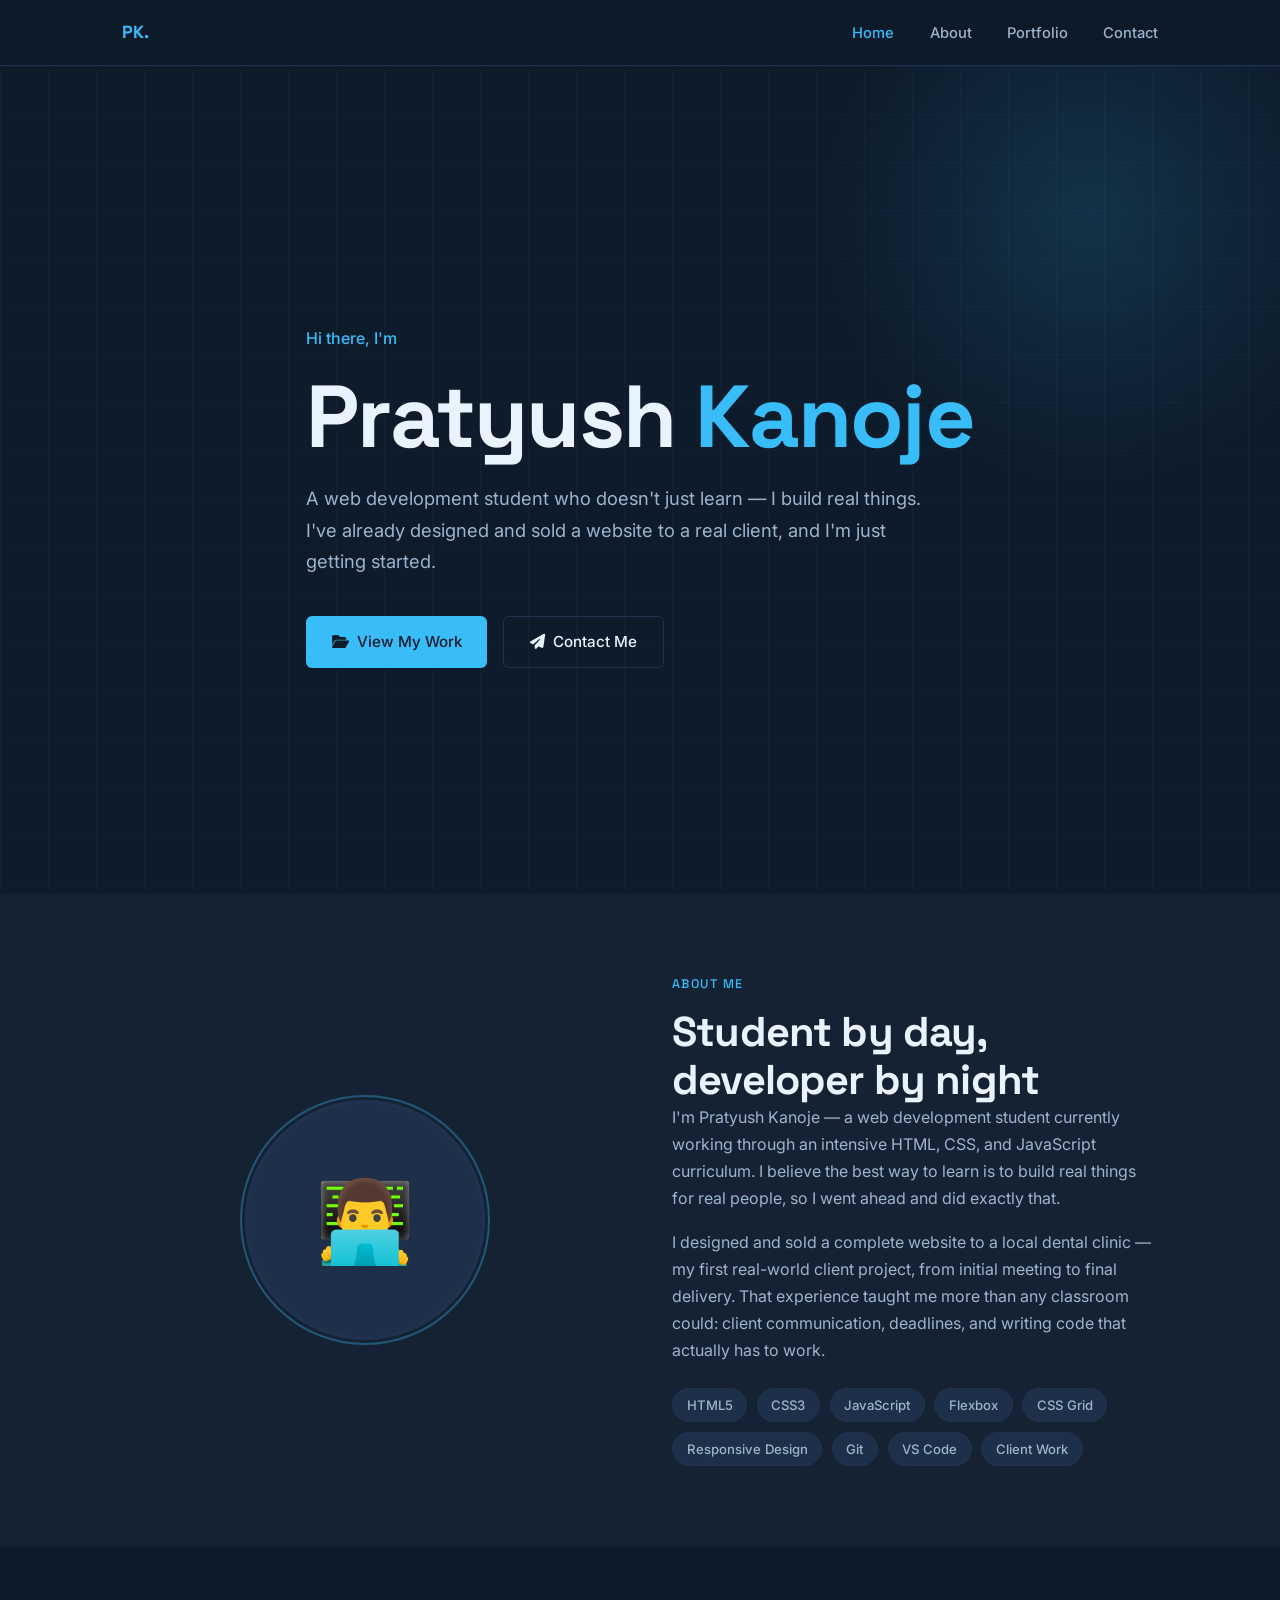
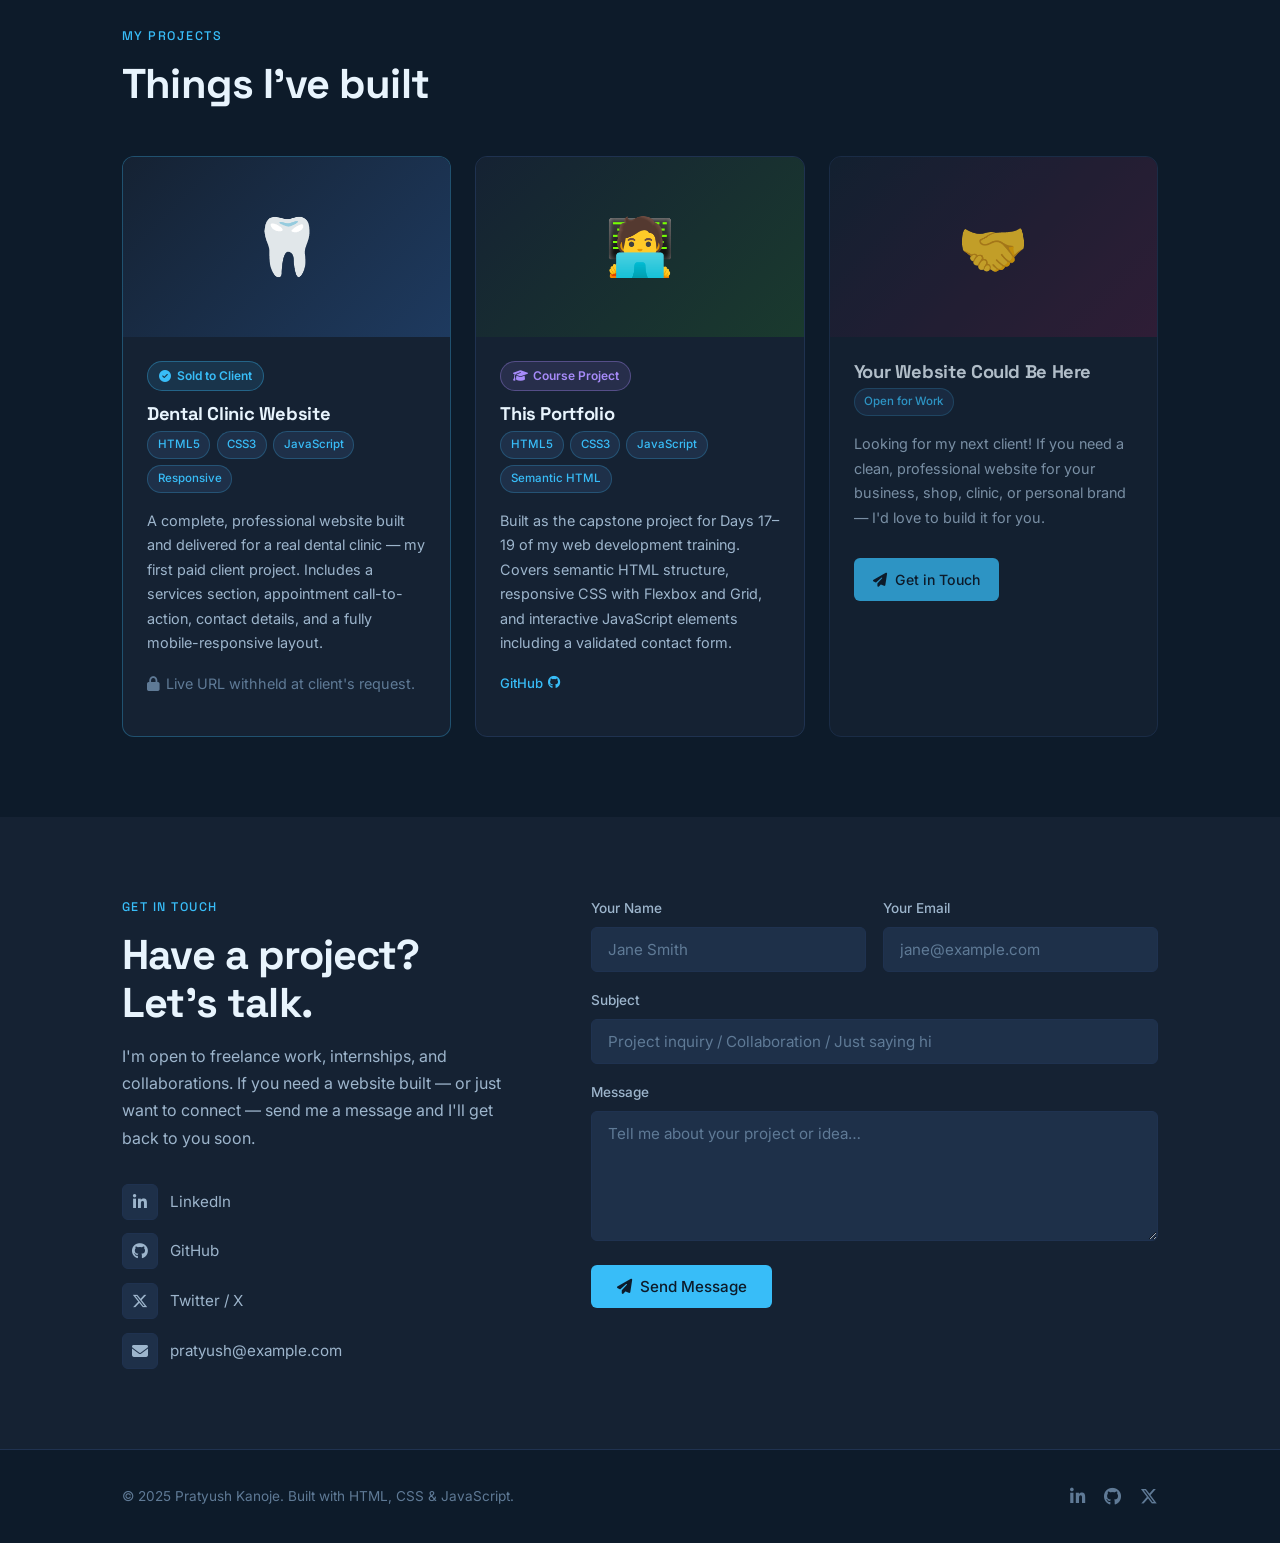
<file: project.html>
<!DOCTYPE html>
<html lang="en">
<head>
  <meta charset="UTF-8">
  <meta name="viewport" content="width=device-width, initial-scale=1.0, viewport-fit=cover">
  <title>Pratyush Kanoje — Web Developer</title>

  <!-- Google Fonts: Space Grotesk + Inter -->
  <link rel="preconnect" href="https://fonts.googleapis.com">
  <link rel="preconnect" href="https://fonts.gstatic.com" crossorigin>
  <link href="https://fonts.googleapis.com/css2?family=Space+Grotesk:wght@400;500;700&family=Inter:wght@400;500&display=swap" rel="stylesheet">

  <!-- FontAwesome Icons (Day 19) -->
  <link rel="stylesheet" href="https://cdnjs.cloudflare.com/ajax/libs/font-awesome/6.5.0/css/all.min.css">

  <style>
    /* ─── DESIGN TOKENS ─────────────────────────────────────────── */
    :root {
      --navy-900:  #0D1B2A;
      --navy-800:  #152233;
      --navy-700:  #1E3049;
      --navy-600:  #253A5B;
      --teal:      #38BDF8;
      --teal-dim:  #1D8AB5;
      --text-hi:   #E8F4FD;
      --text-mid:  #9DB5CC;
      --text-lo:   #5F7A96;
      --border:    #1F3250;
      --white:     #FFFFFF;
      --radius-sm: 6px;
      --radius-md: 12px;
      --ff-head:   'Space Grotesk', sans-serif;
      --ff-body:   'Inter', sans-serif;
    }

    /* ─── RESET & BASE ──────────────────────────────────────────── */
    *, *::before, *::after { box-sizing: border-box; margin: 0; padding: 0; }
    html { scroll-behavior: smooth; }
    body {
      font-family: var(--ff-body);
      background-color: var(--navy-900);
      color: var(--text-hi);
      line-height: 1.7;
    }
    img { max-width: 100%; display: block; }
    a { color: inherit; text-decoration: none; }

    /* Reduced motion */
    @media (prefers-reduced-motion: reduce) {
      *, *::before, *::after { animation: none !important; transition: none !important; }
    }

    /* ─── TYPOGRAPHY ────────────────────────────────────────────── */
    h1, h2, h3 { font-family: var(--ff-head); font-weight: 700; line-height: 1.15; letter-spacing: -0.02em; }
    h1 { font-size: clamp(2.8rem, 7vw, 5.5rem); }
    h2 { font-size: clamp(1.8rem, 4vw, 2.6rem); color: var(--text-hi); }
    h3 { font-size: 1.15rem; }
    p  { color: var(--text-mid); font-size: 1rem; max-width: 62ch; }

    /* ─── LAYOUT HELPERS ────────────────────────────────────────── */
    .container { max-width: 1100px; margin: 0 auto; padding: 0 2rem; }
    section { padding: 5rem 0; }
    .section-label {
      font-family: var(--ff-head);
      font-size: 0.78rem;
      font-weight: 500;
      color: var(--teal);
      letter-spacing: 0.12em;
      text-transform: uppercase;
      margin-bottom: 0.8rem;
      display: block;
    }

    /* ─── SKIP LINK (accessibility) ─────────────────────────────── */
    .skip-link {
      position: absolute;
      top: -60px;
      left: 1rem;
      background: var(--teal);
      color: var(--navy-900);
      padding: 0.5rem 1rem;
      border-radius: var(--radius-sm);
      font-weight: 700;
      transition: top 0.2s;
      z-index: 9999;
    }
    .skip-link:focus { top: 1rem; }

    /* ─── HEADER / NAV (Day 17 + 18) ────────────────────────────── */
    header {
      position: sticky;
      top: 0;
      z-index: 100;
      background: rgba(13, 27, 42, 0.88);
      backdrop-filter: blur(12px);
      -webkit-backdrop-filter: blur(12px);
      border-bottom: 1px solid var(--border);
    }
    .nav-inner {
      display: flex;
      align-items: center;
      justify-content: space-between;
      padding: 1.1rem 2rem;
      max-width: 1100px;
      margin: 0 auto;
    }
    .nav-logo {
      font-family: var(--ff-head);
      font-weight: 700;
      font-size: 1.1rem;
      color: var(--teal);
      letter-spacing: -0.01em;
    }
    nav ul {
      list-style: none;
      display: flex;
      gap: 2.2rem;
    }
    nav ul li a {
      font-family: var(--ff-body);
      font-size: 0.92rem;
      font-weight: 500;
      color: var(--text-mid);
      transition: color 0.2s;
    }
    nav ul li a:hover,
    nav ul li a:focus { color: var(--teal); }
    nav ul li a:focus-visible { outline: 2px solid var(--teal); outline-offset: 3px; border-radius: 3px; }

    /* Hamburger (mobile) */
    .nav-toggle {
      display: none;
      background: none;
      border: none;
      cursor: pointer;
      padding: 0.25rem;
      color: var(--text-hi);
      font-size: 1.4rem;
    }

    /* ─── HERO (Day 17 + 18 + 19 load animation) ────────────────── */
    #home {
      min-height: 92vh;
      display: flex;
      align-items: center;
      padding: 5rem 0 3rem;
      position: relative;
      overflow: hidden;
    }
    /* Subtle grid texture */
    #home::before {
      content: '';
      position: absolute;
      inset: 0;
      background-image:
        linear-gradient(var(--border) 1px, transparent 1px),
        linear-gradient(90deg, var(--border) 1px, transparent 1px);
      background-size: 48px 48px;
      opacity: 0.25;
      pointer-events: none;
    }
    /* Teal glow blob */
    #home::after {
      content: '';
      position: absolute;
      top: -120px; right: -80px;
      width: 540px; height: 540px;
      background: radial-gradient(circle, rgba(56,189,248,0.14) 0%, transparent 70%);
      pointer-events: none;
    }
    .hero-content { position: relative; z-index: 1; }
    .hero-greeting {
      font-size: 1rem;
      color: var(--teal);
      font-weight: 500;
      margin-bottom: 0.9rem;
    }
    .hero-title {
      color: var(--text-hi);
      margin-bottom: 1rem;
    }
    .hero-title span { color: var(--teal); }
    .hero-sub {
      font-size: 1.15rem;
      color: var(--text-mid);
      margin-bottom: 2.4rem;
      max-width: 52ch;
    }
    .hero-cta {
      display: flex;
      gap: 1rem;
      flex-wrap: wrap;
    }
    .btn {
      display: inline-flex;
      align-items: center;
      gap: 0.5rem;
      font-family: var(--ff-body);
      font-weight: 500;
      font-size: 0.95rem;
      padding: 0.75rem 1.6rem;
      border-radius: var(--radius-sm);
      cursor: pointer;
      transition: background 0.2s, color 0.2s, box-shadow 0.2s, transform 0.15s;
      border: none;
    }
    .btn:focus-visible { outline: 2px solid var(--teal); outline-offset: 3px; }
    .btn-primary {
      background: var(--teal);
      color: var(--navy-900);
    }
    .btn-primary:hover { background: #62ccf9; box-shadow: 0 4px 20px rgba(56,189,248,0.35); transform: translateY(-1px); }
    .btn-primary:active { background: var(--teal-dim); transform: translateY(0); }
    .btn-secondary {
      background: transparent;
      color: var(--text-hi);
      border: 1.5px solid var(--border);
    }
    .btn-secondary:hover { border-color: var(--teal); color: var(--teal); transform: translateY(-1px); }
    .btn-secondary:active { transform: translateY(0); }

    /* Fade-in animation on page load */
    @keyframes fadeUp {
      from { opacity: 0; transform: translateY(24px); }
      to   { opacity: 1; transform: translateY(0); }
    }
    .hero-greeting { animation: fadeUp 0.5s 0.1s both; }
    .hero-title    { animation: fadeUp 0.6s 0.25s both; }
    .hero-sub      { animation: fadeUp 0.6s 0.4s both; }
    .hero-cta      { animation: fadeUp 0.6s 0.55s both; }

    /* ─── ABOUT (Day 17 + 18) ────────────────────────────────────── */
    #about { background: var(--navy-800); }
    .about-grid {
      display: grid;
      grid-template-columns: 1fr 1fr;
      gap: 4rem;
      align-items: center;
    }
    .about-avatar {
      width: 240px;
      height: 240px;
      border-radius: 50%;
      background: var(--navy-700);
      border: 3px solid var(--border);
      display: flex;
      align-items: center;
      justify-content: center;
      font-size: 5rem;
      margin: 0 auto;
      position: relative;
    }
    .about-avatar::after {
      content: '';
      position: absolute;
      inset: -8px;
      border-radius: 50%;
      border: 2px solid var(--teal);
      opacity: 0.35;
    }
    .about-text p { margin-bottom: 1rem; }
    .skills-list {
      display: flex;
      flex-wrap: wrap;
      gap: 0.6rem;
      margin-top: 1.5rem;
    }
    .skill-tag {
      font-family: var(--ff-body);
      font-size: 0.82rem;
      font-weight: 500;
      padding: 0.3rem 0.85rem;
      border-radius: 999px;
      border: 1.5px solid var(--border);
      color: var(--text-mid);
      background: var(--navy-700);
      transition: border-color 0.2s, color 0.2s;
    }
    .skill-tag:hover { border-color: var(--teal); color: var(--teal); }

    /* ─── PORTFOLIO (Day 17 + 18) ────────────────────────────────── */
    #portfolio { background: var(--navy-900); }
    .portfolio-grid {
      display: grid;
      grid-template-columns: repeat(auto-fit, minmax(300px, 1fr));
      gap: 1.5rem;
      margin-top: 3rem;
    }
    .project-card {
      background: var(--navy-800);
      border: 1px solid var(--border);
      border-radius: var(--radius-md);
      overflow: hidden;
      transition: border-color 0.25s, transform 0.25s, box-shadow 0.25s;
    }
    .project-card:hover {
      border-color: var(--teal);
      transform: translateY(-4px);
      box-shadow: 0 12px 36px rgba(56,189,248,0.12);
    }
    .project-thumb {
      width: 100%;
      height: 180px;
      display: flex;
      align-items: center;
      justify-content: center;
      font-size: 3.5rem;
    }
    .thumb-1 { background: linear-gradient(135deg, #152233 0%, #1e3a5f 100%); }
    .thumb-2 { background: linear-gradient(135deg, #152233 0%, #1a3a2e 100%); }
    .thumb-3 { background: linear-gradient(135deg, #152233 0%, #3a1e3a 100%); }
    .project-body { padding: 1.5rem; }
    .project-body h3 { color: var(--text-hi); margin-bottom: 0.4rem; }
    .project-body p  { font-size: 0.9rem; margin-bottom: 1rem; }
    .project-links {
      display: flex;
      gap: 0.75rem;
    }
    .project-link {
      font-size: 0.82rem;
      font-weight: 500;
      color: var(--teal);
      display: inline-flex;
      align-items: center;
      gap: 0.3rem;
      transition: gap 0.2s;
    }
    .project-link:hover { gap: 0.5rem; }
    .project-link:focus-visible { outline: 2px solid var(--teal); outline-offset: 3px; border-radius: 3px; }
    .project-tags {
      display: flex;
      flex-wrap: wrap;
      gap: 0.4rem;
      margin-bottom: 1rem;
    }
    .project-tag {
      font-size: 0.72rem;
      font-weight: 500;
      padding: 0.2rem 0.6rem;
      border-radius: 999px;
      background: var(--navy-700);
      color: var(--teal);
      border: 1px solid rgba(56,189,248,0.25);
    }

    /* Project badges & notes */
    .sold-badge, .course-badge {
      display: inline-flex;
      align-items: center;
      gap: 0.35rem;
      font-size: 0.75rem;
      font-weight: 600;
      padding: 0.25rem 0.7rem;
      border-radius: 999px;
      margin-bottom: 0.75rem;
    }
    .sold-badge {
      background: rgba(56,189,248,0.12);
      color: var(--teal);
      border: 1px solid rgba(56,189,248,0.35);
    }
    .course-badge {
      background: rgba(168,139,250,0.12);
      color: #a78bfa;
      border: 1px solid rgba(168,139,250,0.35);
    }
    .featured-card {
      border-color: rgba(56,189,248,0.3);
    }
    .coming-soon-card { opacity: 0.75; }
    .coming-soon-card:hover { opacity: 1; }
    .project-note {
      font-size: 0.82rem;
      color: var(--text-lo);
      display: flex;
      align-items: center;
      gap: 0.4rem;
      margin-top: 0.5rem;
    }

    /* ─── CONTACT FORM (Day 17 + 18 + 19) ───────────────────────── */
    #contact { background: var(--navy-800); }
    .contact-wrapper {
      display: grid;
      grid-template-columns: 1fr 1.4fr;
      gap: 4rem;
      align-items: start;
    }
    .contact-info h2 { margin-bottom: 1rem; }
    .contact-info p { margin-bottom: 2rem; }
    .social-links {
      display: flex;
      flex-direction: column;
      gap: 0.85rem;
    }
    .social-link {
      display: inline-flex;
      align-items: center;
      gap: 0.75rem;
      color: var(--text-mid);
      font-size: 0.95rem;
      transition: color 0.2s;
    }
    .social-link i {
      width: 36px;
      height: 36px;
      border-radius: var(--radius-sm);
      background: var(--navy-700);
      border: 1px solid var(--border);
      display: flex;
      align-items: center;
      justify-content: center;
      font-size: 1rem;
      transition: background 0.2s, border-color 0.2s, color 0.2s;
    }
    .social-link:hover { color: var(--teal); }
    .social-link:hover i { background: rgba(56,189,248,0.12); border-color: var(--teal); color: var(--teal); }
    .social-link:focus-visible { outline: 2px solid var(--teal); outline-offset: 3px; border-radius: 3px; }

    /* Form (Day 19) */
    .contact-form {
      display: flex;
      flex-direction: column;
      gap: 1.1rem;
    }
    .form-group { display: flex; flex-direction: column; gap: 0.4rem; }
    .form-row { display: grid; grid-template-columns: 1fr 1fr; gap: 1.1rem; }
    label {
      font-size: 0.85rem;
      font-weight: 500;
      color: var(--text-mid);
    }
    input[type="text"],
    input[type="email"],
    textarea {
      font-family: var(--ff-body);
      font-size: 0.95rem;
      background: var(--navy-700);
      border: 1.5px solid var(--border);
      border-radius: var(--radius-sm);
      color: var(--text-hi);
      padding: 0.75rem 1rem;
      width: 100%;
      transition: border-color 0.2s, box-shadow 0.2s;
      outline: none;
    }
    input::placeholder, textarea::placeholder { color: var(--text-lo); }
    input:focus, textarea:focus {
      border-color: var(--teal);
      box-shadow: 0 0 0 3px rgba(56,189,248,0.12);
    }
    textarea { resize: vertical; min-height: 130px; }
    .form-submit { margin-top: 0.4rem; }
    .form-status {
      font-size: 0.9rem;
      padding: 0.6rem 1rem;
      border-radius: var(--radius-sm);
      display: none;
    }
    .form-status.success {
      display: block;
      background: rgba(56,189,248,0.1);
      border: 1px solid var(--teal);
      color: var(--teal);
    }
    .form-status.error {
      display: block;
      background: rgba(255,90,90,0.1);
      border: 1px solid #FF6B6B;
      color: #FF6B6B;
    }

    /* ─── FOOTER (Day 17 + 18) ───────────────────────────────────── */
    footer {
      background: var(--navy-900);
      border-top: 1px solid var(--border);
      padding: 2rem 0;
    }
    .footer-inner {
      display: flex;
      align-items: center;
      justify-content: space-between;
      max-width: 1100px;
      margin: 0 auto;
      padding: 0 2rem;
      flex-wrap: wrap;
      gap: 1rem;
    }
    .footer-copy { font-size: 0.85rem; color: var(--text-lo); }
    .footer-social { display: flex; gap: 1.2rem; }
    .footer-social a {
      font-size: 1.1rem;
      color: var(--text-lo);
      transition: color 0.2s;
    }
    .footer-social a:hover { color: var(--teal); }
    .footer-social a:focus-visible { outline: 2px solid var(--teal); outline-offset: 4px; border-radius: 3px; }

    /* ─── RESPONSIVE (Day 18 media queries) ──────────────────────── */
    @media (max-width: 900px) {
      .about-grid        { grid-template-columns: 1fr; gap: 2.5rem; }
      .contact-wrapper   { grid-template-columns: 1fr; gap: 3rem; }
    }
    @media (max-width: 768px) {
      .form-row { grid-template-columns: 1fr; }
      nav ul {
        display: none;
        flex-direction: column;
        align-items: flex-start;
        background: var(--navy-800);
        border-top: 1px solid var(--border);
        position: absolute;
        top: 100%;
        left: 0;
        right: 0;
        padding: 1.5rem 2rem;
        gap: 1.2rem;
      }
      nav ul.open { display: flex; }
      .nav-toggle { display: block; }
      header { position: relative; }
    }
    @media (max-width: 480px) {
      section { padding: 3.5rem 0; }
      .hero-title { font-size: clamp(2.2rem, 10vw, 3rem); }
      .portfolio-grid { grid-template-columns: 1fr; }
      .about-avatar { width: 180px; height: 180px; font-size: 4rem; }
    }
  </style>
</head>
<body>

  <!-- Skip link for accessibility (Day 19) -->
  <a href="#main" class="skip-link">Skip to main content</a>

  <!-- ═══ HEADER / NAV (Day 17 semantic HTML + Day 18 styles) ═══ -->
  <header role="banner">
    <div class="nav-inner">
      <a href="#home" class="nav-logo" aria-label="Pratyush Kanoje — Home">PK.</a>
      <nav aria-label="Primary navigation">
        <ul id="nav-menu">
          <li><a href="#home">Home</a></li>
          <li><a href="#about">About</a></li>
          <li><a href="#portfolio">Portfolio</a></li>
          <li><a href="#contact">Contact</a></li>
        </ul>
      </nav>
      <!-- Mobile hamburger (Day 19 interactive) -->
      <button class="nav-toggle" id="nav-toggle" aria-controls="nav-menu" aria-expanded="false" aria-label="Toggle navigation">
        <i class="fas fa-bars" aria-hidden="true"></i>
      </button>
    </div>
  </header>

  <!-- ═══ MAIN CONTENT (Day 17 semantic structure) ═══ -->
  <main id="main">

    <!-- HERO SECTION -->
    <section id="home" aria-label="Introduction">
      <div class="container">
        <div class="hero-content">
          <p class="hero-greeting">Hi there, I'm</p>
          <h1 class="hero-title">Pratyush <span>Kanoje</span></h1>
          <p class="hero-sub">
            A web development student who doesn't just learn — I build real things. I've already designed and sold a website to a real client, and I'm just getting started.
          </p>
          <div class="hero-cta">
            <a href="#portfolio" class="btn btn-primary">
              <i class="fas fa-folder-open" aria-hidden="true"></i>
              View My Work
            </a>
            <a href="#contact" class="btn btn-secondary">
              <i class="fas fa-paper-plane" aria-hidden="true"></i>
              Contact Me
            </a>
          </div>
        </div>
      </div>
    </section>

    <!-- ABOUT SECTION -->
    <section id="about" aria-labelledby="about-heading">
      <div class="container">
        <div class="about-grid">
          <div class="about-visual">
            <div class="about-avatar" role="img" aria-label="Pratyush Kanoje portrait">
              👨‍💻
            </div>
          </div>
          <div class="about-text">
            <span class="section-label">About Me</span>
            <h2 id="about-heading">Student by day,<br>developer by night</h2>
            <p>
              I'm Pratyush Kanoje — a web development student currently working through an intensive HTML, CSS, and JavaScript curriculum. I believe the best way to learn is to build real things for real people, so I went ahead and did exactly that.
            </p>
            <p>
              I designed and sold a complete website to a local dental clinic — my first real-world client project, from initial meeting to final delivery. That experience taught me more than any classroom could: client communication, deadlines, and writing code that actually has to work.
            </p>
            <div class="skills-list" role="list" aria-label="Technical skills">
              <span class="skill-tag" role="listitem">HTML5</span>
              <span class="skill-tag" role="listitem">CSS3</span>
              <span class="skill-tag" role="listitem">JavaScript</span>
              <span class="skill-tag" role="listitem">Flexbox</span>
              <span class="skill-tag" role="listitem">CSS Grid</span>
              <span class="skill-tag" role="listitem">Responsive Design</span>
              <span class="skill-tag" role="listitem">Git</span>
              <span class="skill-tag" role="listitem">VS Code</span>
              <span class="skill-tag" role="listitem">Client Work</span>
            </div>
          </div>
        </div>
      </div>
    </section>

    <!-- PORTFOLIO SECTION -->
    <section id="portfolio" aria-labelledby="portfolio-heading">
      <div class="container">
        <span class="section-label">My Projects</span>
        <h2 id="portfolio-heading">Things I've built</h2>
        <div class="portfolio-grid">

          <!-- Project 1 — REAL CLIENT PROJECT -->
          <article class="project-card featured-card">
            <div class="project-thumb thumb-1" aria-hidden="true">🦷</div>
            <div class="project-body">
              <div class="sold-badge" aria-label="Sold to real client">
                <i class="fas fa-check-circle" aria-hidden="true"></i> Sold to Client
              </div>
              <h3>Dental Clinic Website</h3>
              <div class="project-tags">
                <span class="project-tag">HTML5</span>
                <span class="project-tag">CSS3</span>
                <span class="project-tag">JavaScript</span>
                <span class="project-tag">Responsive</span>
              </div>
              <p>
                A complete, professional website built and delivered for a real dental clinic — my first paid client project.
                Includes a services section, appointment call-to-action, contact details, and a fully mobile-responsive layout.
              </p>
              <p class="project-note">
                <i class="fas fa-lock" aria-hidden="true"></i> Live URL withheld at client's request.
              </p>
            </div>
          </article>

          <!-- Project 2 — Course project (this portfolio) -->
          <article class="project-card">
            <div class="project-thumb thumb-2" aria-hidden="true">🧑‍💻</div>
            <div class="project-body">
              <div class="course-badge" aria-label="Course project">
                <i class="fas fa-graduation-cap" aria-hidden="true"></i> Course Project
              </div>
              <h3>This Portfolio</h3>
              <div class="project-tags">
                <span class="project-tag">HTML5</span>
                <span class="project-tag">CSS3</span>
                <span class="project-tag">JavaScript</span>
                <span class="project-tag">Semantic HTML</span>
              </div>
              <p>
                Built as the capstone project for Days 17–19 of my web development training. Covers semantic HTML structure, responsive CSS with Flexbox and Grid, and interactive JavaScript elements including a validated contact form.
              </p>
              <div class="project-links">
                <a href="#" class="project-link" aria-label="View portfolio source on GitHub">
                  GitHub <i class="fab fa-github" aria-hidden="true"></i>
                </a>
              </div>
            </div>
          </article>

          <!-- Project 3 — Open for clients -->
          <article class="project-card coming-soon-card">
            <div class="project-thumb thumb-3" aria-hidden="true">🤝</div>
            <div class="project-body">
              <h3>Your Website Could Be Here</h3>
              <div class="project-tags">
                <span class="project-tag">Open for Work</span>
              </div>
              <p>
                Looking for my next client! If you need a clean, professional website for your business, shop, clinic, or personal brand — I'd love to build it for you.
              </p>
              <a href="#contact" class="btn btn-primary" style="margin-top:0.75rem; font-size:0.88rem; padding:0.6rem 1.2rem;">
                <i class="fas fa-paper-plane" aria-hidden="true"></i> Get in Touch
              </a>
            </div>
          </article>

        </div>
      </div>
    </section>

    <!-- CONTACT SECTION (Day 19 form) -->
    <section id="contact" aria-labelledby="contact-heading">
      <div class="container">
        <div class="contact-wrapper">

          <!-- Contact info + social icons (Day 19 icons) -->
          <div class="contact-info">
            <span class="section-label">Get In Touch</span>
            <h2 id="contact-heading">Have a project?<br>Let's talk.</h2>
            <p>I'm open to freelance work, internships, and collaborations. If you need a website built — or just want to connect — send me a message and I'll get back to you soon.</p>
            <nav class="social-links" aria-label="Social media links">
              <a href="https://linkedin.com" target="_blank" rel="noopener noreferrer" class="social-link">
                <i class="fab fa-linkedin-in" aria-hidden="true"></i>
                LinkedIn
              </a>
              <a href="https://github.com" target="_blank" rel="noopener noreferrer" class="social-link">
                <i class="fab fa-github" aria-hidden="true"></i>
                GitHub
              </a>
              <a href="https://twitter.com" target="_blank" rel="noopener noreferrer" class="social-link">
                <i class="fab fa-x-twitter" aria-hidden="true"></i>
                Twitter / X
              </a>
              <a href="mailto:pratyush@example.com" class="social-link">
                <i class="fas fa-envelope" aria-hidden="true"></i>
                pratyush@example.com
              </a>
            </nav>
          </div>

          <!-- Contact form (Day 19) -->
          <div class="contact-form-wrapper">
            <div id="form-status" class="form-status" role="alert" aria-live="polite"></div>
            <form class="contact-form" id="contact-form" novalidate aria-label="Contact form">
              <div class="form-row">
                <div class="form-group">
                  <label for="name">Your Name</label>
                  <input
                    type="text"
                    id="name"
                    name="name"
                    placeholder="Jane Smith"
                    required
                    autocomplete="name"
                    aria-required="true"
                  >
                </div>
                <div class="form-group">
                  <label for="email">Your Email</label>
                  <input
                    type="email"
                    id="email"
                    name="email"
                    placeholder="jane@example.com"
                    required
                    autocomplete="email"
                    aria-required="true"
                  >
                </div>
              </div>
              <div class="form-group">
                <label for="subject">Subject</label>
                <input
                  type="text"
                  id="subject"
                  name="subject"
                  placeholder="Project inquiry / Collaboration / Just saying hi"
                  aria-required="false"
                >
              </div>
              <div class="form-group">
                <label for="message">Message</label>
                <textarea
                  id="message"
                  name="message"
                  placeholder="Tell me about your project or idea…"
                  required
                  aria-required="true"
                ></textarea>
              </div>
              <div class="form-submit">
                <button type="submit" class="btn btn-primary" id="submit-btn">
                  <i class="fas fa-paper-plane" aria-hidden="true"></i>
                  Send Message
                </button>
              </div>
            </form>
          </div>

        </div>
      </div>
    </section>

  </main><!-- end #main -->

  <!-- ═══ FOOTER (Day 17 + 18) ═══ -->
  <footer role="contentinfo">
    <div class="footer-inner">
      <p class="footer-copy">&copy; 2025 Pratyush Kanoje. Built with HTML, CSS &amp; JavaScript.</p>
      <nav class="footer-social" aria-label="Footer social links">
        <a href="https://linkedin.com" target="_blank" rel="noopener noreferrer" aria-label="LinkedIn">
          <i class="fab fa-linkedin-in" aria-hidden="true"></i>
        </a>
        <a href="https://github.com" target="_blank" rel="noopener noreferrer" aria-label="GitHub">
          <i class="fab fa-github" aria-hidden="true"></i>
        </a>
        <a href="https://twitter.com" target="_blank" rel="noopener noreferrer" aria-label="Twitter / X">
          <i class="fab fa-x-twitter" aria-hidden="true"></i>
        </a>
      </nav>
    </div>
  </footer>

  <!-- ═══ JAVASCRIPT — Interactive elements (Day 19) ═══ -->
  <script>
    // ── Mobile nav toggle ────────────────────────────────────────
    const toggle = document.getElementById('nav-toggle');
    const menu   = document.getElementById('nav-menu');
    toggle.addEventListener('click', () => {
      const isOpen = menu.classList.toggle('open');
      toggle.setAttribute('aria-expanded', isOpen);
      toggle.querySelector('i').className = isOpen ? 'fas fa-times' : 'fas fa-bars';
    });
    // Close menu when a link is clicked
    menu.querySelectorAll('a').forEach(link => {
      link.addEventListener('click', () => {
        menu.classList.remove('open');
        toggle.setAttribute('aria-expanded', 'false');
        toggle.querySelector('i').className = 'fas fa-bars';
      });
    });

    // ── Highlight active nav link on scroll ──────────────────────
    const sections = document.querySelectorAll('section[id]');
    const navLinks = document.querySelectorAll('nav ul li a');
    const observer = new IntersectionObserver(entries => {
      entries.forEach(entry => {
        if (entry.isIntersecting) {
          navLinks.forEach(link => {
            link.style.color = link.getAttribute('href') === '#' + entry.target.id
              ? 'var(--teal)' : '';
          });
        }
      });
    }, { threshold: 0.35 });
    sections.forEach(s => observer.observe(s));

    // ── Contact form handling (Day 19) ───────────────────────────
    const form       = document.getElementById('contact-form');
    const statusEl   = document.getElementById('form-status');
    const submitBtn  = document.getElementById('submit-btn');

    form.addEventListener('submit', async (e) => {
      e.preventDefault();

      // Basic client-side validation
      const name    = form.name.value.trim();
      const email   = form.email.value.trim();
      const message = form.message.value.trim();
      const emailRx = /^[^\s@]+@[^\s@]+\.[^\s@]+$/;

      if (!name) { showStatus('error', 'Please enter your name.'); form.name.focus(); return; }
      if (!emailRx.test(email)) { showStatus('error', 'Please enter a valid email address.'); form.email.focus(); return; }
      if (!message) { showStatus('error', 'Please write a message before sending.'); form.message.focus(); return; }

      // Simulate send (in a real site, you'd POST to a server here)
      submitBtn.disabled = true;
      submitBtn.innerHTML = '<i class="fas fa-spinner fa-spin" aria-hidden="true"></i> Sending…';

      await new Promise(r => setTimeout(r, 1400)); // Simulated network delay

      form.reset();
      submitBtn.disabled = false;
      submitBtn.innerHTML = '<i class="fas fa-paper-plane" aria-hidden="true"></i> Send Message';
      showStatus('success', `Thanks ${name}! Message received — Pratyush will get back to you soon.`);
    });

    function showStatus(type, msg) {
      statusEl.textContent = msg;
      statusEl.className = 'form-status ' + type;
      statusEl.scrollIntoView({ behavior: 'smooth', block: 'nearest' });
    }
  </script>

</body>
</html>
</file>
